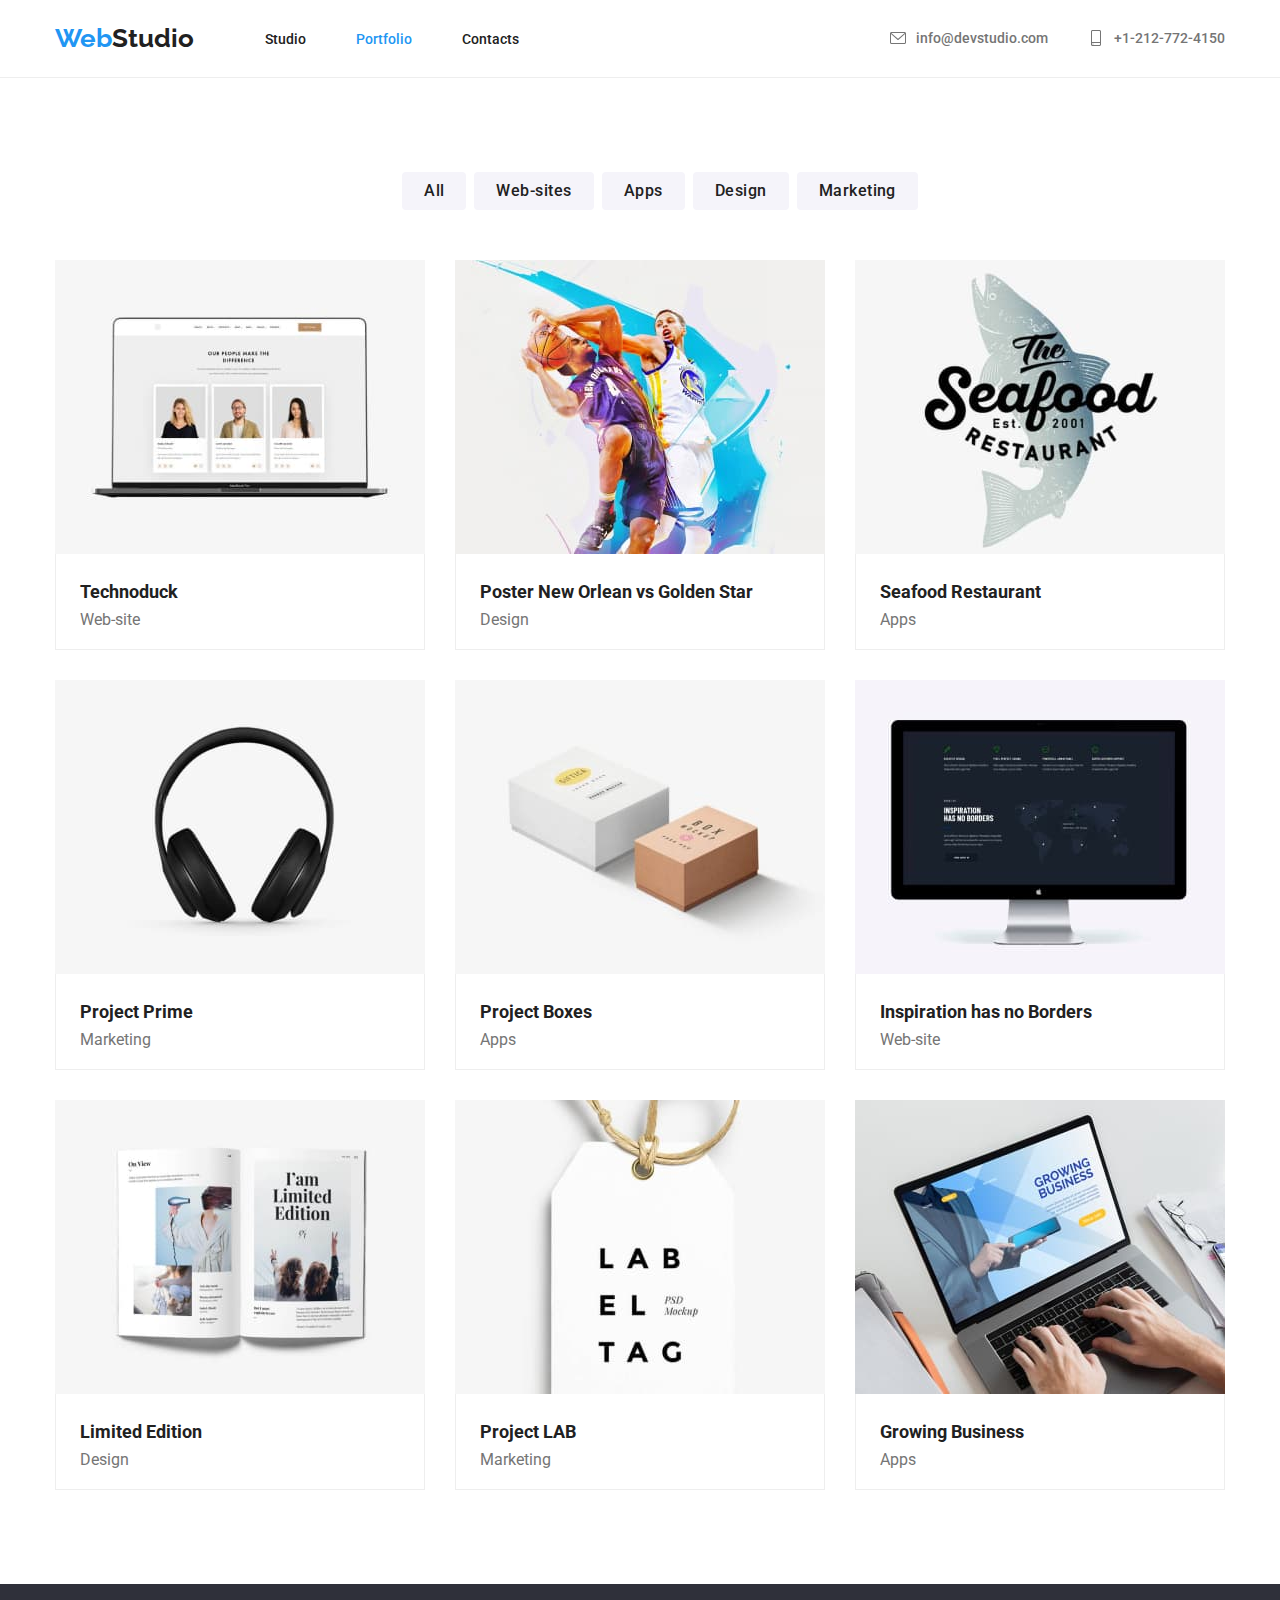
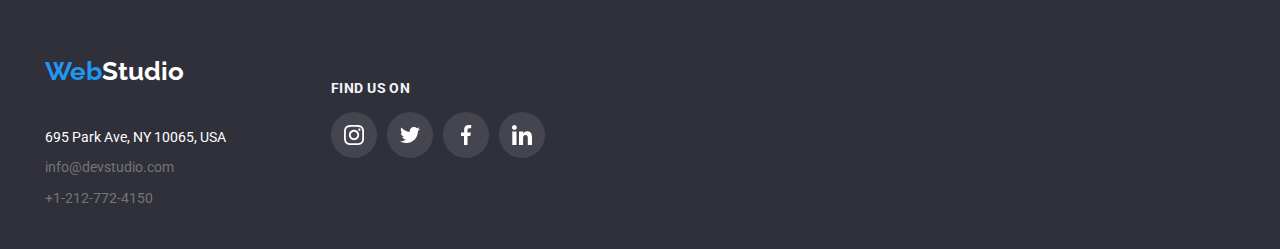
<file: portfolio.html>
<!DOCTYPE html>
<html lang="en">
  <head>
    <meta charset="UTF-8" />
    <meta name="viewport" content="width=device-width, initial-scale=1.0" />
    <link rel="preconnect" href="https://fonts.googleapis.com" />
    <link rel="preconnect" href="https://fonts.gstatic.com" crossorigin />
    <link
      href="https://fonts.googleapis.com/css2?family=Raleway:wght@700&family=Roboto:wght@400;500;700;900&display=swap"
      rel="stylesheet"
    />
    <link href="css/styles.css" rel="stylesheet" />
    <title>Portfolio</title>
  </head>
  <body>
    <!--Header-->
    <header class="global-header">
      <div class="container">
        <div class="nav-container">
          <a class="link-class" href="index.html">
            <h1 class="logo">
              Web<span class="logo-secondary-color">Studio</span>
            </h1>
          </a>
          <nav class="main-navigation pages">
            <ul class="list-class">
              <li>
                <a class="link-class" href="index.html">Studio</a>
              </li>
              <li>
                <a class="link-class current" href="portfolio.html"
                  >Portfolio</a
                >
              </li>
              <li>
                <a class="link-class" href="#">Contacts</a>
              </li>
            </ul>
          </nav>
          <section class="main-navigation">
            <div class="contact-container">
              <ul class="list-class">
                <li class="list-item-class" id="envelope-li">
                  <a class="contact-link" href="mailto:info@devstudio.com">
                    <svg id="envelope-icon">
                      <use href="./symbol-defs.svg#icon-envelope-nav-bar"></use>
                    </svg>
                    info@devstudio.com</a
                  >
                </li>
                <li class="list-item-class" id="phone-li">
                  <a class="contact-link" href="tel:+1-212-772-4150">
                    <svg id="phone-icon">
                      <use
                        href="./symbol-defs.svg#icon-smartphone-nav-bar"
                      ></use>
                    </svg>
                    +1-212-772-4150</a
                  >
                </li>
              </ul>
            </div>
          </section>
        </div>
      </div>
    </header>
    <!--Main-->
    <main>
      <section class="section">
        <div class="container">
          <div class="buttons">
            <ul class="list-class">
              <li><button class="button" type="button">All</button></li>
              <li><button class="button" type="button">Web-sites</button></li>
              <li><button class="button" type="button">Apps</button></li>
              <li><button class="button" type="button">Design</button></li>
              <li><button class="button" type="button">Marketing</button></li>
            </ul>
          </div>
          <div class="projects-grid">
            <div class="projects-grid-img">
              <img
                src="images/technoduck-website.jpg"
                alt="Laptop open with a tab"
                width="370"
              />
              <div class="projects-grid-text">
                <h4 class="primary-text">Technoduck</h4>
                <p class="secondary-text">Web-site</p>
              </div>
            </div>
            <div class="projects-grid-img">
              <img
                src="images/sports-poster-design.jpg"
                alt="2 people playing basketball"
                width="370"
              />
              <div class="projects-grid-text">
                <h4 class="primary-text">Poster New Orlean vs Golden Star</h4>
                <p class="secondary-text">Design</p>
              </div>
            </div>
            <div class="projects-grid-img">
              <img
                src="images/seafood-restaurant-app.jpg"
                alt="A restaurant logo with a fish in the background"
                width="370"
              />
              <div class="projects-grid-text">
                <h4 class="primary-text">Seafood Restaurant</h4>
                <p class="secondary-text">Apps</p>
              </div>
            </div>
            <div class="projects-grid-img">
              <img
                src="images/project-prime-marketing.jpg"
                alt="A pair of headphones"
                width="370"
              />
              <div class="projects-grid-text">
                <h4 class="primary-text">Project Prime</h4>
                <p class="secondary-text">Marketing</p>
              </div>
            </div>
            <div class="projects-grid-img">
              <img
                src="images/project-boxes-app.jpg"
                alt="2 boxes next to eachother"
                width="370"
              />
              <div class="projects-grid-text">
                <h4 class="primary-text">Project Boxes</h4>
                <p class="secondary-text">Apps</p>
              </div>
            </div>
            <div class="projects-grid-img">
              <img
                src="images/inspiration-website.jpg"
                alt="A computer monitor with a tab open"
                width="370"
              />
              <div class="projects-grid-text">
                <h4 class="primary-text">Inspiration has no Borders</h4>
                <p class="secondary-text">Web-site</p>
              </div>
            </div>
            <div class="projects-grid-img">
              <img
                src="images/limited-edition-design.jpg"
                alt="A magazine with 2 pages"
                width="370"
              />
              <div class="projects-grid-text">
                <h4 class="primary-text">Limited Edition</h4>
                <p class="secondary-text">Design</p>
              </div>
            </div>
            <div class="projects-grid-img">
              <img
                src="images/project-lab-marketing.jpg"
                alt="A tag with text written on it"
                width="370"
              />
              <div class="projects-grid-text">
                <h4 class="primary-text">Project LAB</h4>
                <p class="secondary-text">Marketing</p>
              </div>
            </div>
            <div class="projects-grid-img">
              <img
                src="images/growing-business-app.jpg"
                alt="Person typing on a Laptop"
                width="370"
              />
              <div class="projects-grid-text">
                <h4 class="primary-text">Growing Business</h4>
                <p class="secondary-text">Apps</p>
              </div>
            </div>
          </div>
        </div>
      </section>
    </main>
    <!--Footer-->
    <footer>
      <section class="footer-section">
        <div class="container">
          <div class="footer-parent-container">
            <div class="footer-child-container">
              <div class="logo-container-class">
                <a class="link-class" href="index.html">
                  <h2 class="logo">
                    Web<span class="logo-footer-color">Studio</span>
                  </h2>
                </a>
              </div>
              <address class="footer-contact">
                <ul class="list-class">
                  <li class="physical-address">695 Park Ave, NY 10065, USA</li>
                  <li>
                    <a
                      class="footer-link-class"
                      href="mailto:info@devstudio.com"
                      >info@devstudio.com</a
                    >
                  </li>
                  <li>
                    <a class="footer-link-class" href="tel:+1-212-772-4150"
                      >+1-212-772-4150</a
                    >
                  </li>
                </ul>
              </address>
            </div>
            <div class="footer-child-container">
              <h4 class="find-us-footer">FIND US ON</h4>
              <ul class="social-media-svgs">
                <li class="social-media-item">
                  <a href class="svg-link-dark">
                    <svg class="our-team-socials-light">
                      <use
                        href="./symbol-defs.svg#icon-our-team-instagram-light"
                      ></use>
                    </svg>
                  </a>
                </li>
                <li class="social-media-item">
                  <a href class="svg-link-dark">
                    <svg class="our-team-socials-light">
                      <use
                        href="./symbol-defs.svg#icon-our-team-twitter-light"
                      ></use>
                    </svg>
                  </a>
                </li>
                <li class="social-media-item">
                  <a class="svg-link-dark" href="instagram.com">
                    <svg class="our-team-socials-light">
                      <use
                        href="./symbol-defs.svg#icon-our-team-facebook-light"
                      ></use>
                    </svg>
                  </a>
                </li>
                <li class="social-media-item">
                  <a class="svg-link-dark" href="instagram.com">
                    <svg class="our-team-socials-light">
                      <use
                        href="./symbol-defs.svg#icon-our-team-linkedin-light"
                      ></use>
                    </svg>
                  </a>
                </li>
              </ul>
            </div>
          </div>
        </div>
      </section>
    </footer>
  </body>
</html>
</file>
<file: css/styles.css>
:root {
    --default-text-color: #212121;
    --text-hover-color: #2196F3;
    --subtext-color: #757575;
    --heading-font-family: 'Roboto', sans-serif;
    --logo-font-family: 'Raleway', sans-serif;
    --secondary-bg-color: #2F303A;
    --buttons-color: #F5F4FA;
}

body {
    font-family: var(--heading-font-family);
    color: var(--default-text-color);
}

img {
display: block;
max-width: 100%;
height: auto;
}

.link-class {
    color: var(--default-text-color);
    font-weight: 500;
    font-size: 14px;
    line-height: normal;
}

.link-class {
    text-decoration: none;
}

.main-navigation .contact-link {
    text-decoration: none;
    color: var(--subtext-color);
    font-weight: 500;
    font-size: 14px;
    line-height: normal;
}

.main-navigation .contact-link .list-class {
    gap:40px;
}

.main-navigation a:hover {
    color: var(--text-hover-color);
}

.list-class:hover .list-item-class {
    color:var(--text-hover-color);
}

#envelope-icon {
    fill:rgba(117, 117, 117, 1);
}

#phone-icon {
    fill:rgba(117, 117, 117, 1);
}

#envelope-li:hover #envelope-icon {
    fill:var(--text-hover-color);
}

#phone-li:hover #phone-icon {
    fill: var(--text-hover-color);
}

.nav-icon:hover {
stroke: var(--text-hover-color);
}
.logo {
    text-decoration: none;
    color: var(--text-hover-color);
    font-family: var(--logo-font-family);
    text-decoration: none;
    font-weight: 700;
    font-size: 26px;
    line-height: 162.5%;
}

.logo-secondary-color {
    color: var(--default-text-color);
}

.buttons .button {
    background-color: var(--buttons-color);
    border: none;
    border-radius: 4px;
    line-height: 162.5%;
    cursor: pointer;
}

.buttons .button:hover {
    box-shadow: 0px 2px 2px 0px rgba(0, 0, 0, 0.12);
}


.button:hover {
    background-color: var(--text-hover-color)
}

.button:active {
    background-color: var(--text-hover-color);
}

.button:focus {
    color:white;
    background-color: var(--text-hover-color);
}

.list-class {
    list-style-type: none;
    margin: 0;
}

.primary-text {
    font-weight: 700;
    font-size: 18px;
    line-height: 200%;
    margin: 0;
}

.secondary-text {
    color: var(--subtext-color);
    font-weight: 400;
    font-size: 16px;
    line-height: 200%;
    line-height: normal;
    margin: 0;
}

.footer-section {
    background-color: var(--secondary-bg-color)
}

.logo-footer-color {
    color: white;
}

.footer-contact {
    font-style: normal;
}

.physical-address {

    color: white;
    font-size: 14px;
    font-weight: 400;
    line-height: normal;
}

.footer-link-class {
    font-size: 14px;
    font-weight: 400;
    line-height: normal;
    color: var(--subtext-color);
    text-decoration: none;
}

.footer-contact a:hover {
    color: var(--text-hover-color);
}

.request-our-service {
    font-family: var(--heading-font-family);
    font-size: 16px;
    background-color: var(--text-hover-color);
    border: none;
    border-radius: 4px;
    line-height: 187.5%;
    cursor: pointer;
    color: var(--buttons-color);
        text-align: center;
        font-weight: 700;
        letter-spacing: 0.96px;
}

.request-our-service:hover {
    background-color: var(--buttons-color);
    color: var(--text-hover-color);
}

.effective-solutions {
    background-image:linear-gradient(rgba(47, 48, 58, 0.4), rgba(47, 48, 58, 0.4)), url(../images/effective-solutions-img.png);
}

.effective-solutions-text {
    color: white;
    font-family: var(--heading-font-family);
    font-size: 44px;
    font-weight: 900;
    line-height: 136.364%;
    width: 696px;
    text-align: center;
    letter-spacing: 2.64px;
}

.paragraph-text {
    font-size: 14px;
    font-weight: 700;
    line-height: normal;
    text-transform: uppercase;
    letter-spacing: 0.42px;
}

.paragraph-secondary {
    color: var(--subtext-color);
    font-size: 14px;
    font-weight: 400;
    line-height: 171.429%;
    letter-spacing: 0.42px;
}

.heading-section {
    font-size: 36px;
    font-weight: 700;
    line-height: normal;
}

.current {
    color: var(--text-hover-color);
}

body {
    margin: 0;
}


.container {
    width: 1200px;
    margin: 0 auto;
    padding: 0 15px;
}

.nav-container {
    display: flex;
    align-items: center;
    justify-content: space-between;
    margin-left:15px;
    margin-right:15px;
}

.global-header {
    display: flex;
    align-items: center;
    justify-content: space-between;
    border-bottom: 1px solid #EEEEEE;
}

.global-header .main-navigation ul {
    align-items: center;
    gap:50px;
    justify-content: space-between;
    display: flex;
}

.pages ul {
    margin-right:300px;
}

.global-header .main-navigation .contact-container .list-class {
    gap:40px;
}

.effective-solutions {
    display: flex;
    height: 37.5em;
    align-items: center;
    flex-direction: column;
    justify-content: center;
}

.request-our-service {
    height: 50px;
    width: 200px;
}

.paragraph-container .list-class {
    padding-left:0;
    display: flex;
    column-gap: 30px;
    justify-content: center;
}

.paragraph-secondary {
    width: 270px;
}

.what-we-do-container {
    display: flex;
    flex-direction: column;
    align-items: center;
}

.what-we-do-images {
    display: flex;
    gap:30px;
}

.our-team-section {
    display: flex;
    justify-content: center;
    gap: 30px;
}

.our-team-cards {
    display: flex;
    align-items: center;
    flex-direction: column;
    gap: 10px;
    background-color: #fff;
    box-shadow: 0px 2px 1px 0px rgba(0, 0, 0, 0.20), 0px 1px 1px 0px rgba(0, 0, 0, 0.14), 0px 1px 3px 0px rgba(0, 0, 0, 0.12);
    border-bottom: solid 1px #F5F4FA;
    border-radius: 0px 0px 4px 4px;
}

.heading-section-our-team {
    font-size: 36px;
    font-weight: 700;
    line-height: normal;
    display: flex;
    justify-content: center;
}

.section {
    padding-top: 94px;
    padding-bottom: 94px;
}

.effective-solutions-section {
    padding-bottom: 94px;
}

.our-team-color-block {
    background-color: #F5F4FA;
}

.footer-section {
    padding: 30px;
}

.footer-section ul {
    padding-left: 0px;
}

.footer-section .list-class li {
    padding-bottom: 12px;
}

.logo-container-class {
    padding: 15px 0px 15px 0px;
}

.buttons .list-class {
    display: flex;
    justify-content: center;
    padding-bottom:50px;
    gap:8px;

}

.footer-social-media {
    display:flex;
}

.button {
    color: #212121;
        text-align: center;
        font-family: var(--heading-font-family);
        font-size: 16px;
        font-weight: 500;
        line-height: 162.5%;
        letter-spacing: 0.48px;
    padding-left: 22px;
    padding-right: 22px;
    padding-bottom: 6px;
    padding-top: 6px;
}

.button:hover {
    color:white;
}

.projects-grid {
    display:flex;
    flex-wrap: wrap;
    justify-content: center;
    gap:30px;
}

.primary-text {
    padding-top:20px;
}

.projects-grid-img {
    cursor:pointer;
}

.projects-grid-img:hover {
    box-shadow: 1px 4px 6px 0px rgba(0, 0, 0, 0.16);
}

.projects-grid-text {
padding-left: 24px;
padding-bottom:20px;
    border-bottom: 1px solid #EEEEEE;
    border-left: 1px solid #EEEEEE;
    border-right: 1px solid #EEEEEE;
}

#envelope-icon, #phone-icon {
    width: 16px;
    height: 16px;
    padding-right: 10px;
}

.list-item-class .contact-link {
    display:flex;
    align-items: center;
}

.svg-card {
    width:70px;
    height:70px;
}

.svg-card-block {
    display:flex;
    justify-content: center;
    align-items: center;
    width:270px;
    height:120px;
    background-color: rgba(245, 244, 250, 1);
    border-radius:4px;
}

.social-media-svgs {
    display:flex;
    align-items:center;
    list-style-type: none;
    padding:0;
    flex-direction: row;
}

.social-media-svgs li {
    margin-right:5px;
    margin-left:5px;
}

.our-team-socials-light {
    width:20px;
    height:20px;
}

.svg-link {
    text-decoration: none;
    width:44px;
    height:44px;
    display:flex;
    justify-content: center;
    align-items: center;
    border: 1px solid transparent;
        border-radius: 50%;
        fill: rgba(175, 177, 184, 1);
}
.svg-link-dark {
    text-decoration: none;
    width: 44px;
    height: 44px;
    display: flex;
    justify-content: center;
    align-items: center;
    border: 1px solid transparent;
    background-color: rgba(255, 255, 255, 0.1);
    border-radius: 50%;
    fill: rgba(255, 255, 255, 1);
}

.svg-link-dark:hover {
    border: 1px solid var(--text-hover-color);
        border-radius: 50%;
        background-color: var(--text-hover-color);
        fill: rgba(255, 255, 255, 1);
}

.svg-link:hover {
    border: 1px solid var(--text-hover-color);
    border-radius: 50%;
    background-color: var(--text-hover-color);
    fill:rgba(255, 255, 255, 1);
}

.heading-section {
    display: flex;
    justify-content: center;
}

.regular-customers {
    display: flex;
    justify-content: space-between;
    align-items: center;
    padding-left:15px;
    padding-right:15px;
    fill:rgba(175, 177, 184, 1);

}

.regular-customers-svgs {
    height: 60px;
        width: 106px;
        padding: 16px 32px 16px 32px;
        border: 1px solid rgba(175, 177, 184, 1);
        border-radius: 4px;
}

.regular-customers-svgs:hover {
    border:1px solid var(--text-hover-color);
    fill:var(--text-hover-color);
}


.footer-parent-container {
    display:flex;
}

.footer-child-container:nth-child(2) {
    display:flex;
    flex-direction: column;
    justify-content: center;
    padding-top:20px;
    padding-left:100px;
}

.footer-dark-socials {
    width: 20px;
        height: 20px;
        padding: 12px;
}

.find-us-footer {
    color:var(--buttons-color);
    font-family: var(--heading-font-family);
        font-size: 14px;
        font-weight: 700;
        line-height: 16px;
        letter-spacing: 0.03em;
        margin:0;
        padding-left:5px;
}
</file>
